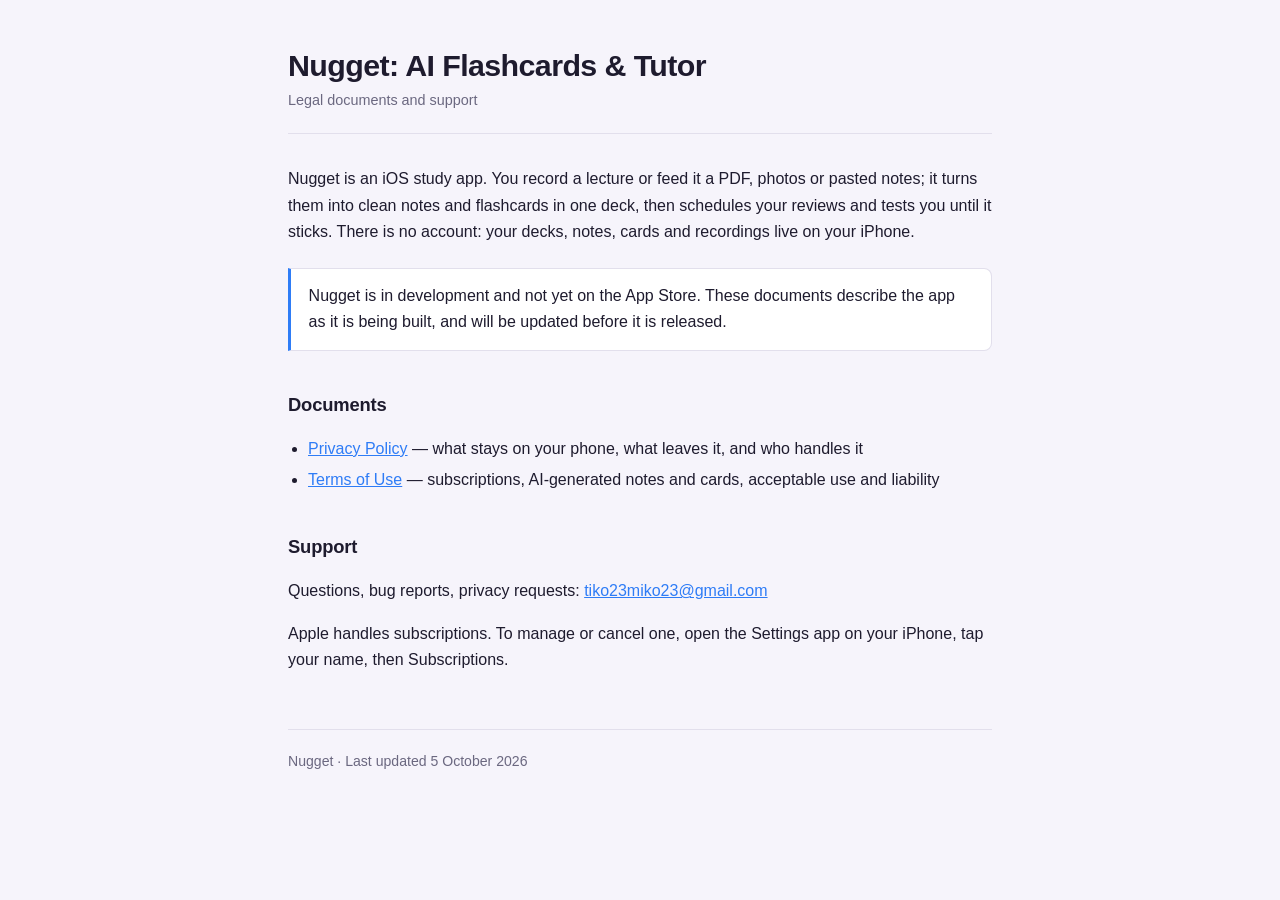
<file: index.html>
<!DOCTYPE html>
<html lang="en">
<head>
<meta charset="utf-8">
<meta name="viewport" content="width=device-width, initial-scale=1">
<title>Nugget · Legal and support</title>
<link rel="stylesheet" href="style.css">
</head>
<body>
<div class="wrap">
<header>
  <h1>Nugget: AI Flashcards &amp; Tutor</h1>
  <p class="meta">Legal documents and support</p>
</header>

<p>Nugget is an iOS study app. You record a lecture or feed it a PDF, photos or pasted notes; it turns
them into clean notes and flashcards in one deck, then schedules your reviews and tests you until it
sticks. There is no account: your decks, notes, cards and recordings live on your iPhone.</p>

<div class="note">
  <p>Nugget is in development and not yet on the App Store. These documents describe the app as it is
  being built, and will be updated before it is released.</p>
</div>

<h2>Documents</h2>
<ul>
  <li><a href="privacy.html">Privacy Policy</a> — what stays on your phone, what leaves it, and who handles it</li>
  <li><a href="terms.html">Terms of Use</a> — subscriptions, AI-generated notes and cards, acceptable use and liability</li>
</ul>

<h2>Support</h2>
<p>Questions, bug reports, privacy requests:
<a href="mailto:tiko23miko23@gmail.com">tiko23miko23@gmail.com</a></p>
<p>Apple handles subscriptions. To manage or cancel one, open the Settings app on your iPhone, tap your
name, then Subscriptions.</p>

<footer>Nugget · Last updated 5 October 2026</footer>
</div>
</body>
</html>
</file>
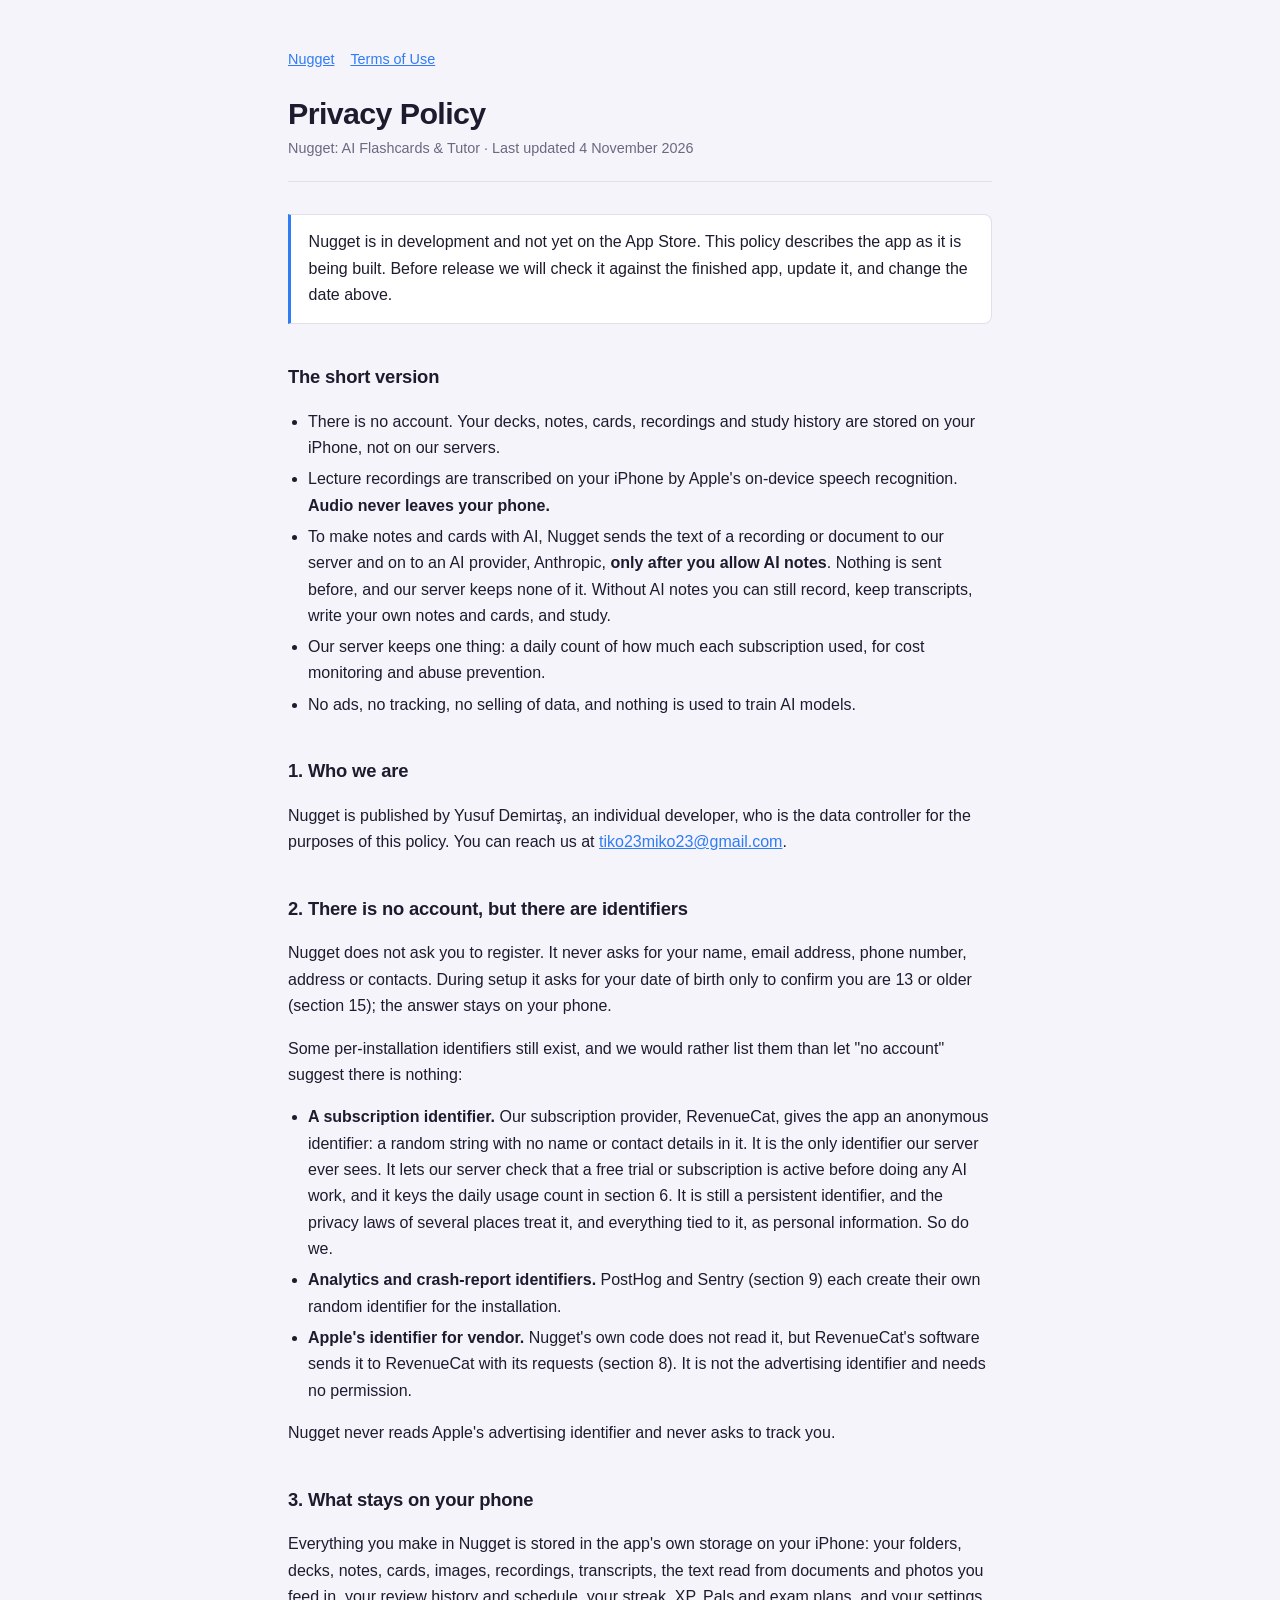
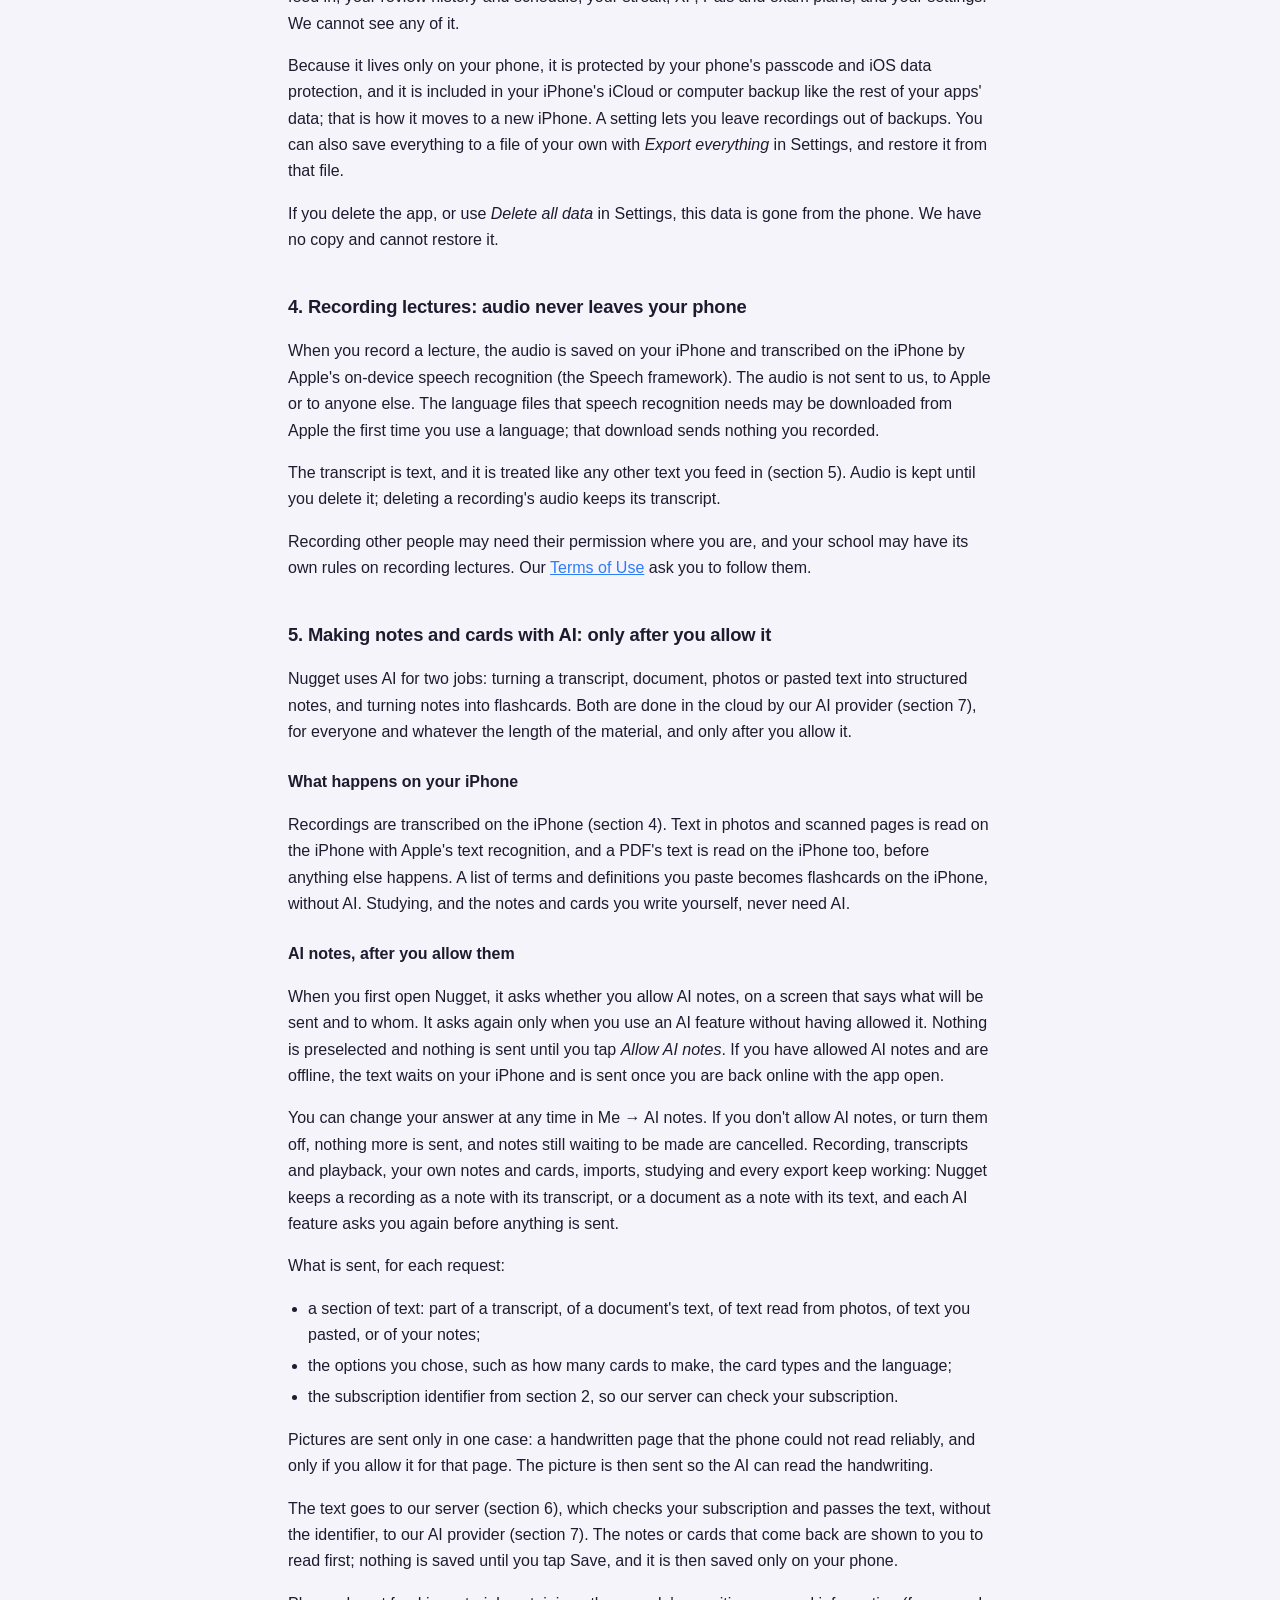
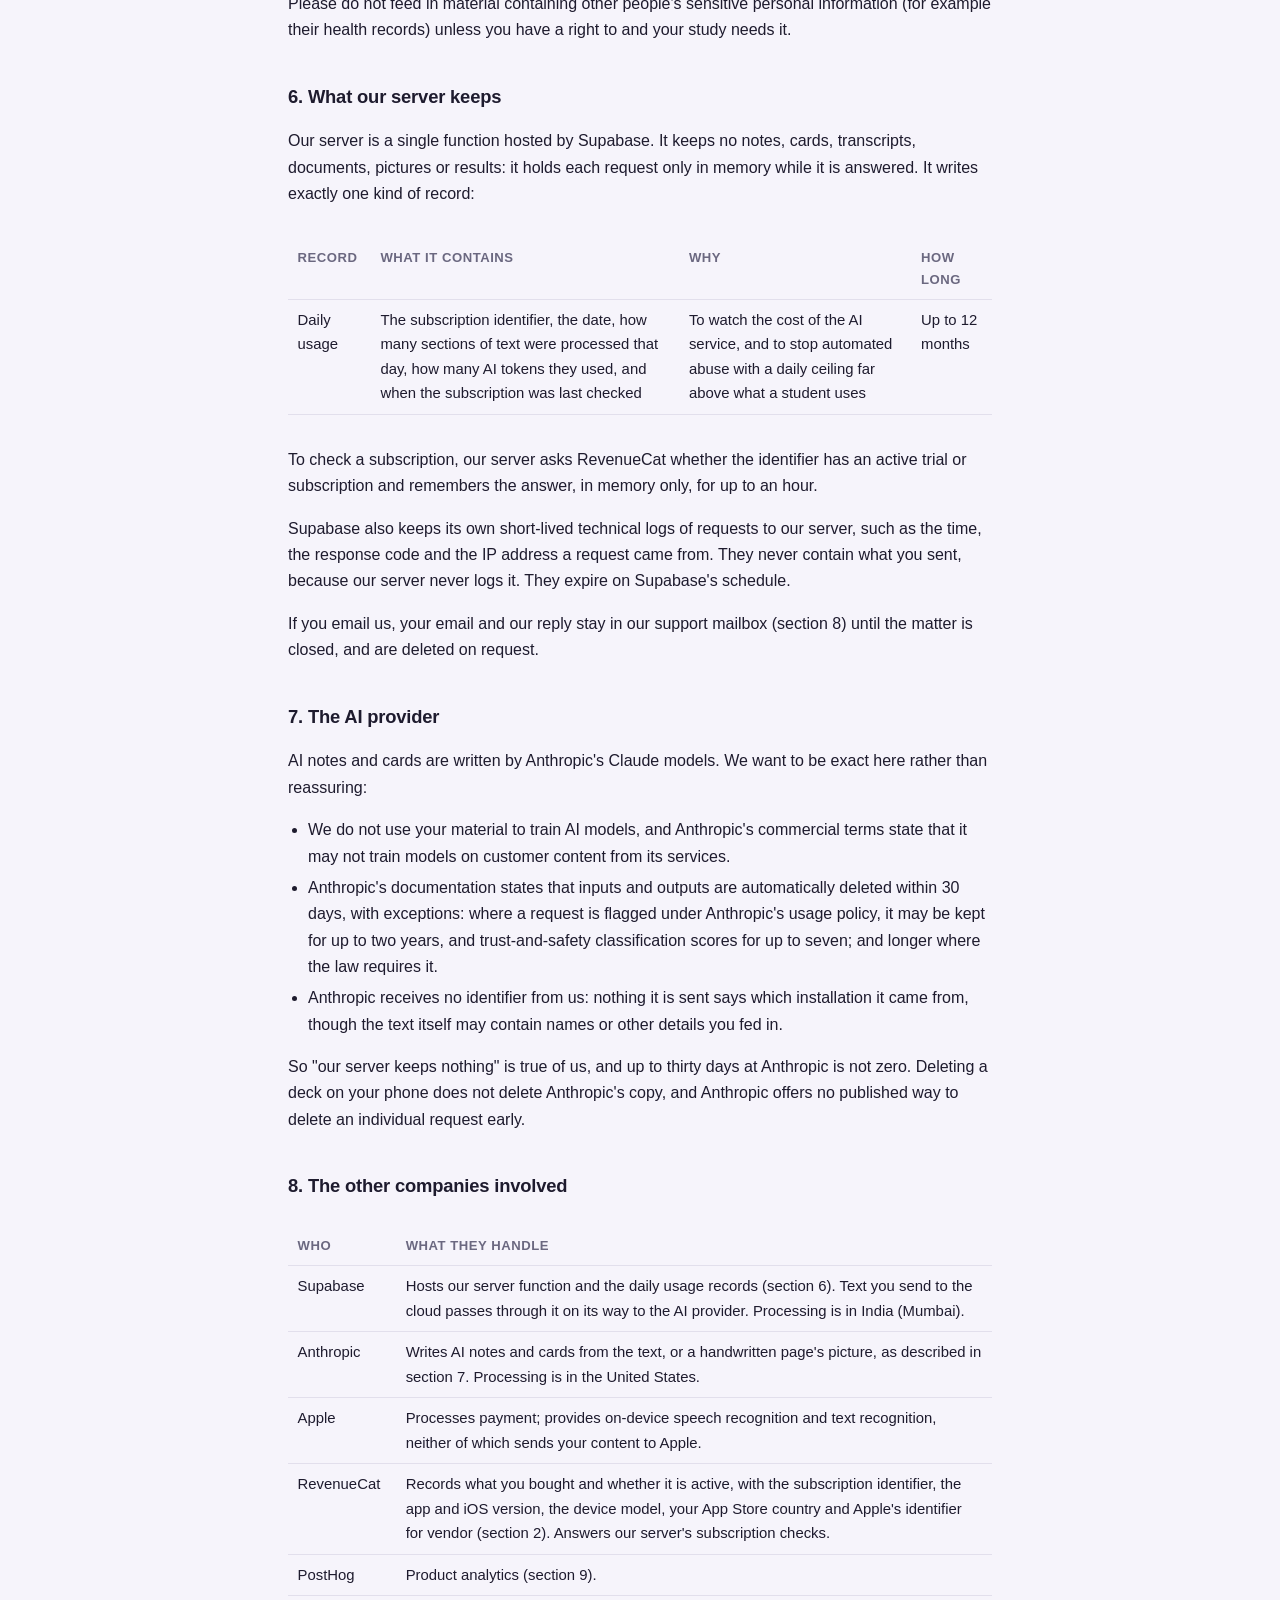
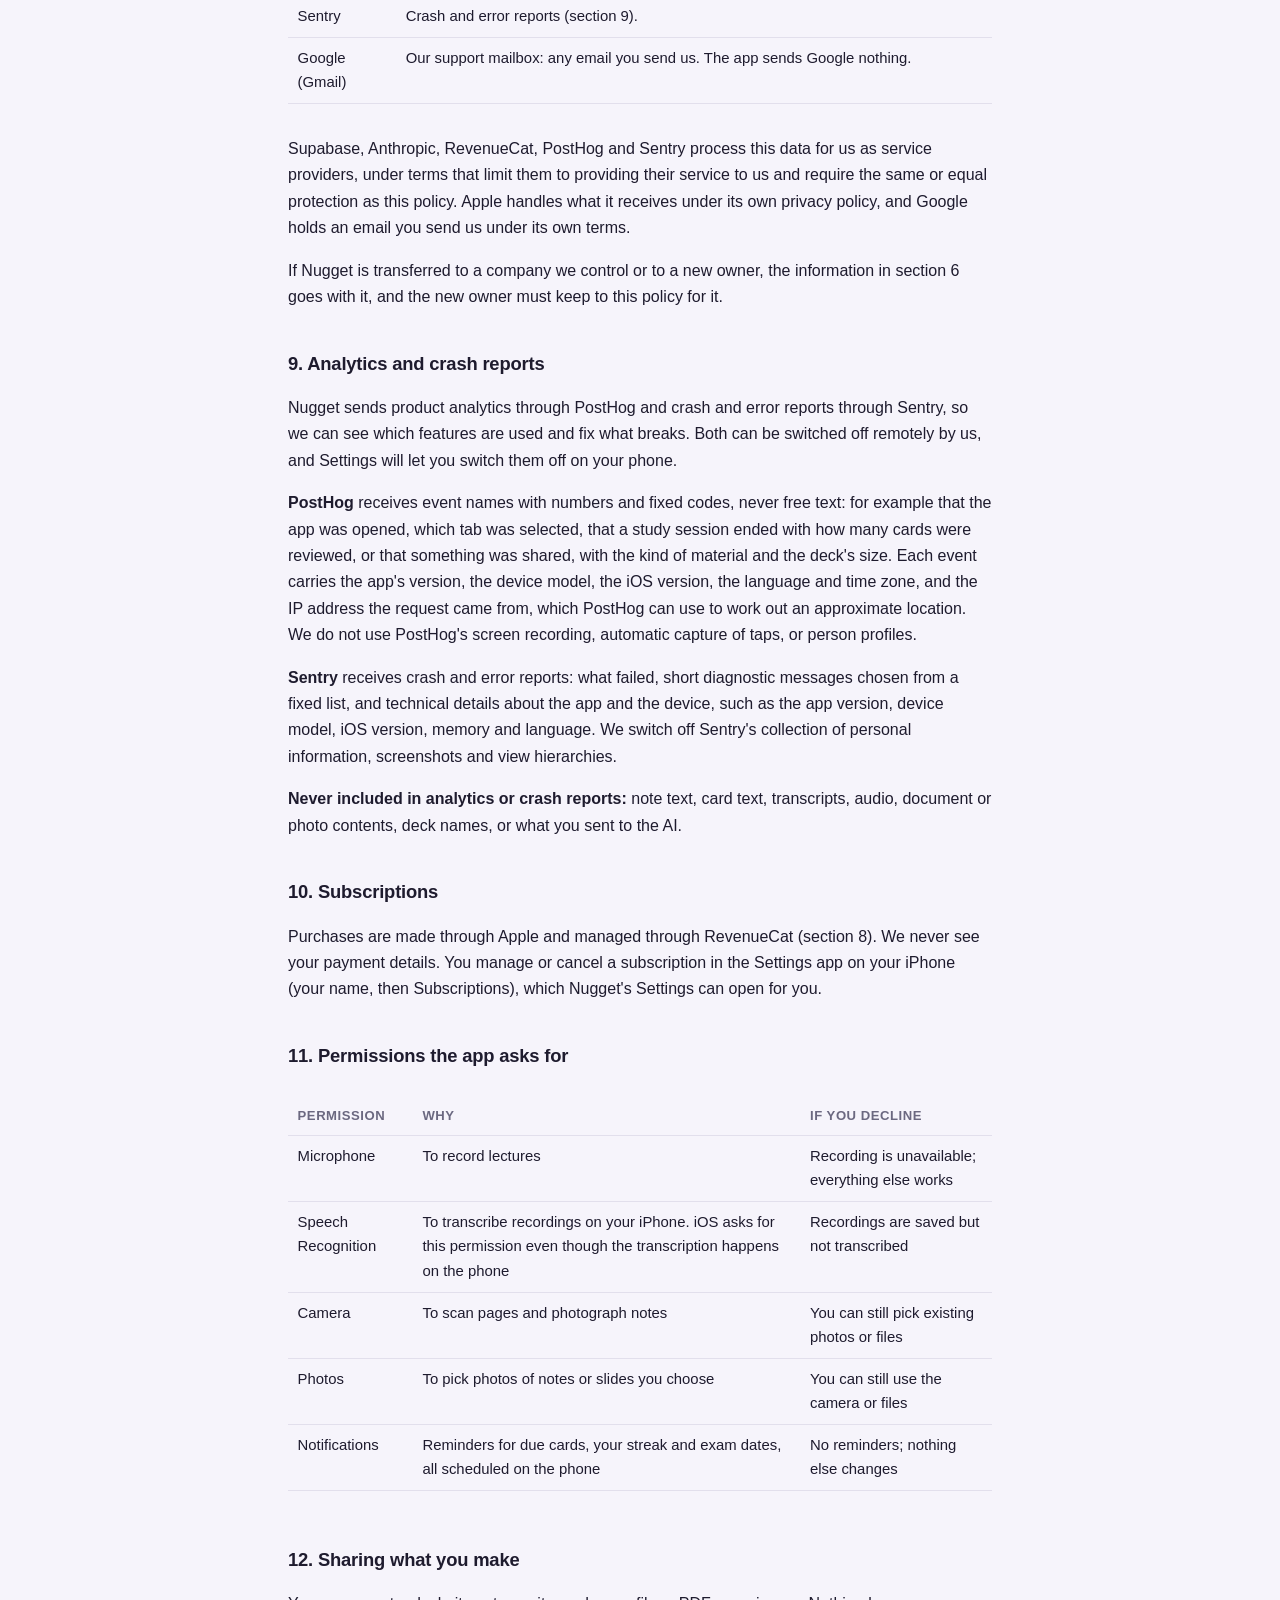
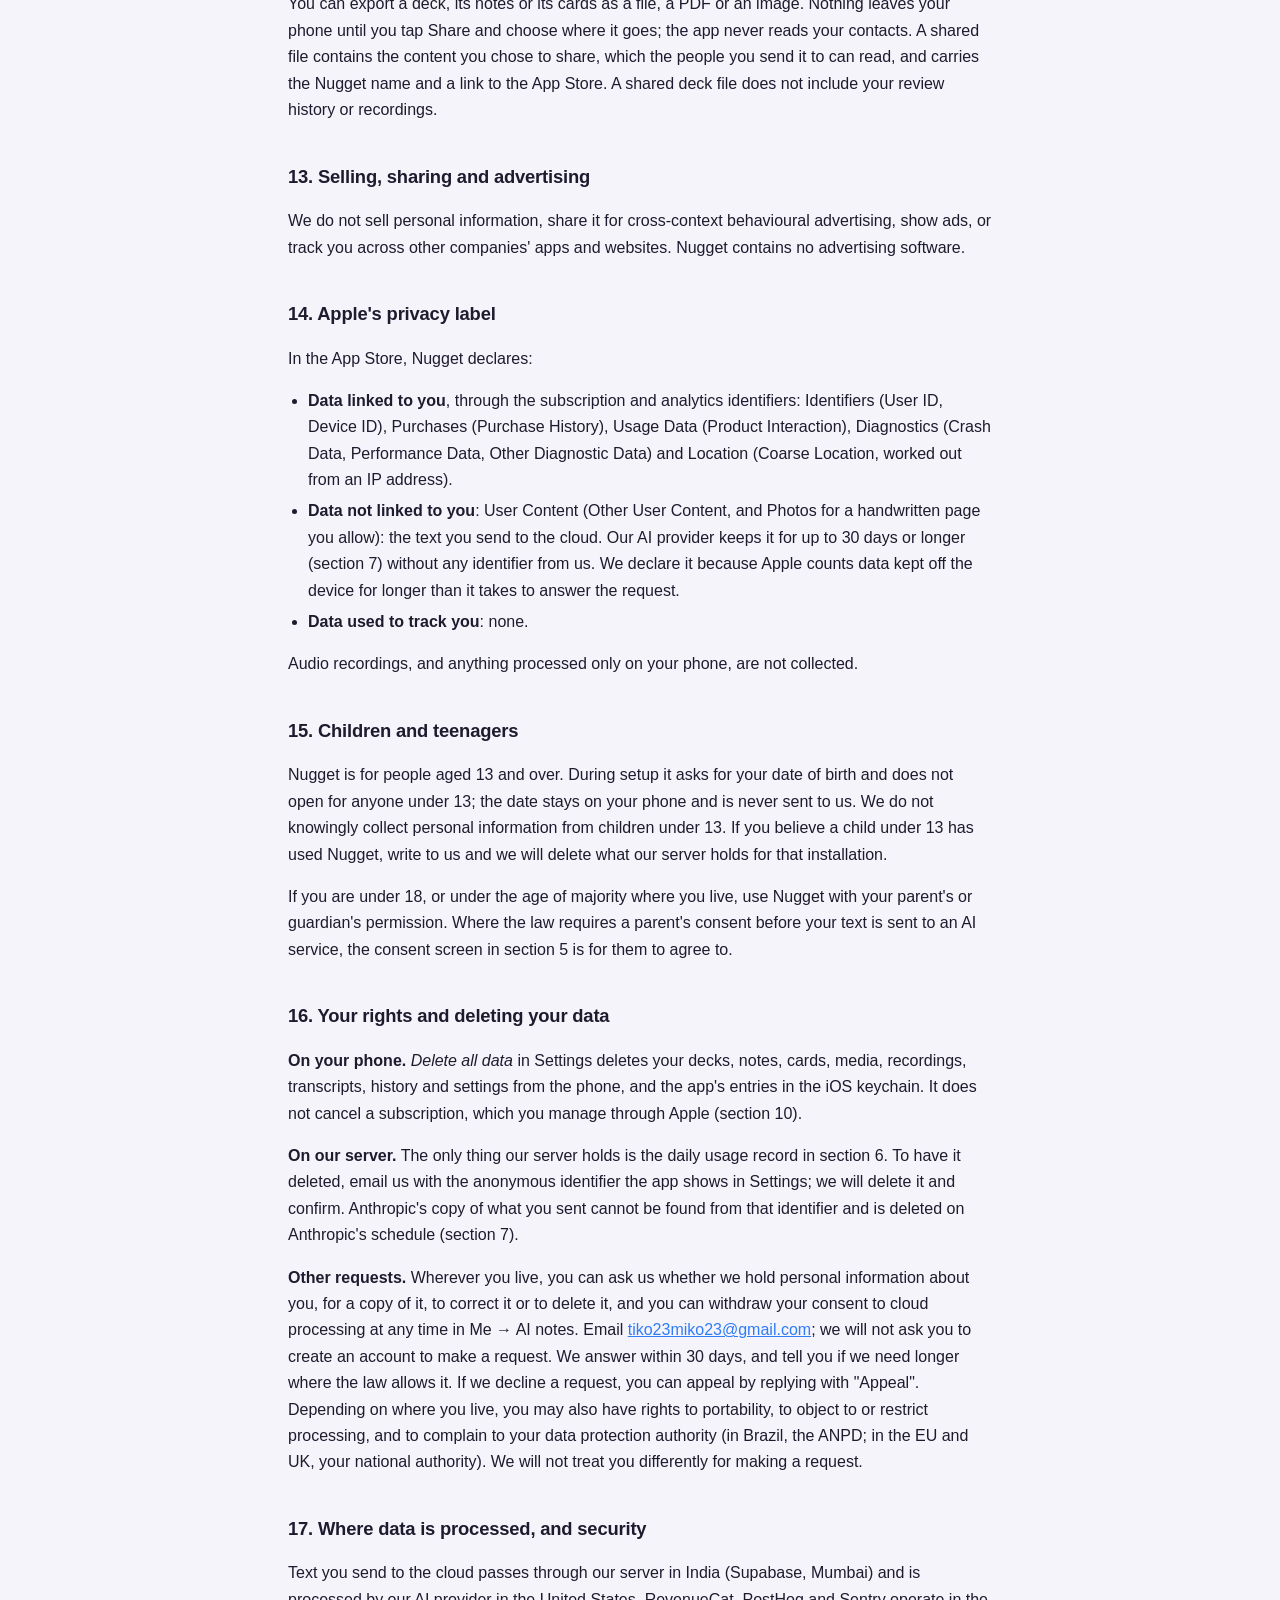
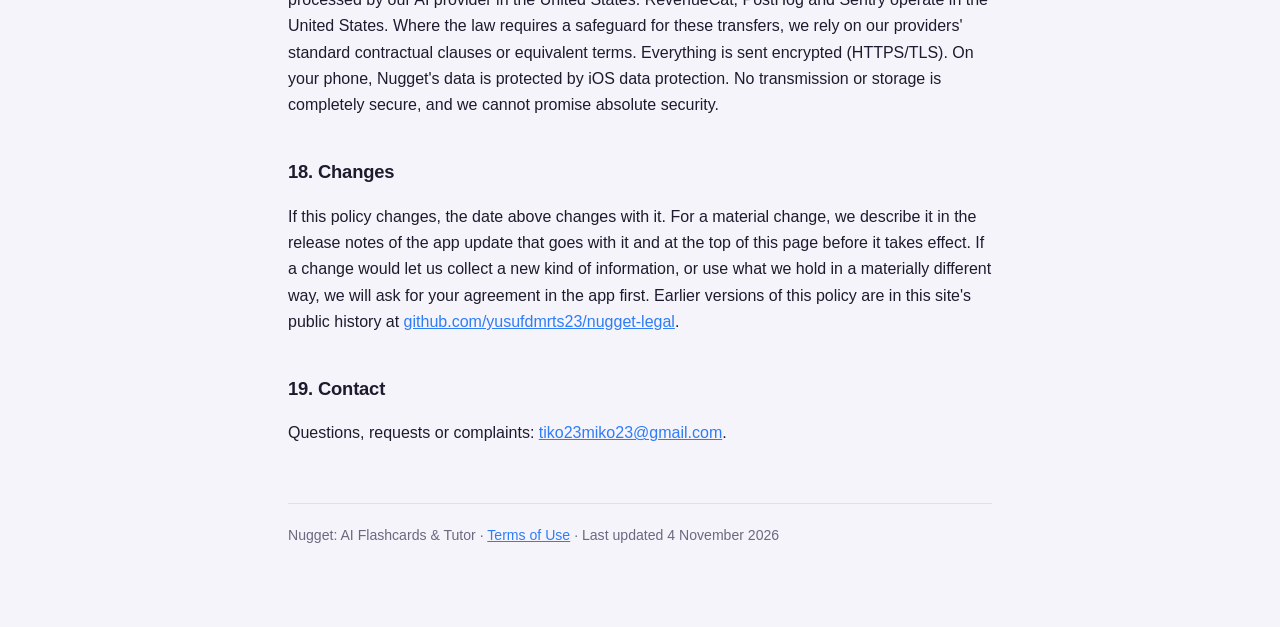
<file: privacy.html>
<!DOCTYPE html>
<html lang="en">
<head>
<meta charset="utf-8">
<meta name="viewport" content="width=device-width, initial-scale=1">
<title>Privacy Policy · Nugget</title>
<link rel="stylesheet" href="style.css">
</head>
<body>
<div class="wrap">
<nav class="top"><a href="index.html">Nugget</a><a href="terms.html">Terms of Use</a></nav>
<header>
  <h1>Privacy Policy</h1>
  <p class="meta">Nugget: AI Flashcards &amp; Tutor · Last updated 4 November 2026</p>
</header>

<div class="note">
  <p>Nugget is in development and not yet on the App Store. This policy describes the app as it is
  being built. Before release we will check it against the finished app, update it, and change the date
  above.</p>
</div>

<h2>The short version</h2>
<ul>
  <li>There is no account. Your decks, notes, cards, recordings and study history are stored on your
      iPhone, not on our servers.</li>
  <li>Lecture recordings are transcribed on your iPhone by Apple's on-device speech recognition.
      <strong>Audio never leaves your phone.</strong></li>
  <li>To make notes and cards with AI, Nugget sends the text of a recording or document to our server and
      on to an AI provider, Anthropic, <strong>only after you allow AI notes</strong>. Nothing is sent
      before, and our server keeps none of it. Without AI notes you can still record, keep transcripts,
      write your own notes and cards, and study.</li>
  <li>Our server keeps one thing: a daily count of how much each subscription used, for cost monitoring
      and abuse prevention.</li>
  <li>No ads, no tracking, no selling of data, and nothing is used to train AI models.</li>
</ul>

<h2 id="who">1. Who we are</h2>
<p>Nugget is published by Yusuf Demirtaş, an individual developer, who is the data controller for the
purposes of this policy. You can reach us at
<a href="mailto:tiko23miko23@gmail.com">tiko23miko23@gmail.com</a>.</p>

<h2 id="identifiers">2. There is no account, but there are identifiers</h2>
<p>Nugget does not ask you to register. It never asks for your name, email address, phone number,
address or contacts. During setup it asks for your date of birth only to confirm you are 13 or older
(section 15); the answer stays on your phone.</p>
<p>Some per-installation identifiers still exist, and we would rather list them than let "no account"
suggest there is nothing:</p>
<ul>
  <li><strong>A subscription identifier.</strong> Our subscription provider, RevenueCat, gives the app an
      anonymous identifier: a random string with no name or contact details in it. It is the only
      identifier our server ever sees. It lets our server check that a free trial or subscription is
      active before doing any AI work, and it keys the daily usage count in section 6. It is still a
      persistent identifier, and the privacy laws of several places treat it, and everything tied to it,
      as personal information. So do we.</li>
  <li><strong>Analytics and crash-report identifiers.</strong> PostHog and Sentry (section 9) each create
      their own random identifier for the installation.</li>
  <li><strong>Apple's identifier for vendor.</strong> Nugget's own code does not read it, but RevenueCat's
      software sends it to RevenueCat with its requests (section 8). It is not the advertising
      identifier and needs no permission.</li>
</ul>
<p>Nugget never reads Apple's advertising identifier and never asks to track you.</p>

<h2 id="on-device">3. What stays on your phone</h2>
<p>Everything you make in Nugget is stored in the app's own storage on your iPhone: your folders,
decks, notes, cards, images, recordings, transcripts, the text read from documents and photos you feed
in, your review history and schedule, your streak, XP, Pals and exam plans, and your settings. We cannot
see any of it.</p>
<p>Because it lives only on your phone, it is protected by your phone's passcode and iOS data
protection, and it is included in your iPhone's iCloud or computer backup like the rest of your apps'
data; that is how it moves to a new iPhone. A setting lets you leave recordings out of backups. You can
also save everything to a file of your own with <em>Export everything</em> in Settings, and restore it
from that file.</p>
<p>If you delete the app, or use <em>Delete all data</em> in Settings, this data is gone from the phone.
We have no copy and cannot restore it.</p>

<h2 id="recordings">4. Recording lectures: audio never leaves your phone</h2>
<p>When you record a lecture, the audio is saved on your iPhone and transcribed on the iPhone by Apple's
on-device speech recognition (the Speech framework). The audio is not sent to us, to Apple or to anyone
else. The language files that speech recognition needs may be downloaded from Apple the first time you
use a language; that download sends nothing you recorded.</p>
<p>The transcript is text, and it is treated like any other text you feed in (section 5). Audio is kept
until you delete it; deleting a recording's audio keeps its transcript.</p>
<p>Recording other people may need their permission where you are, and your school may have its own
rules on recording lectures. Our <a href="terms.html#acceptable-use">Terms of Use</a> ask you to follow
them.</p>

<h2 id="ai">5. Making notes and cards with AI: only after you allow it</h2>
<p>Nugget uses AI for two jobs: turning a transcript, document, photos or pasted text into structured
notes, and turning notes into flashcards. Both are done in the cloud by our AI provider (section 7), for
everyone and whatever the length of the material, and only after you allow it.</p>
<h3>What happens on your iPhone</h3>
<p>Recordings are transcribed on the iPhone (section 4). Text in photos and scanned pages is read on the
iPhone with Apple's text recognition, and a PDF's text is read on the iPhone too, before anything else
happens. A list of terms and definitions you paste becomes flashcards on the iPhone, without AI. Studying,
and the notes and cards you write yourself, never need AI.</p>
<h3>AI notes, after you allow them</h3>
<p>When you first open Nugget, it asks whether you allow AI notes, on a screen that says what will be
sent and to whom. It asks again only when you use an AI feature without having allowed it. Nothing is
preselected and nothing is sent until you tap <em>Allow AI notes</em>. If you have allowed AI notes and are
offline, the text waits on your iPhone and is sent once you are back online with the app open.</p>
<p>You can change your answer at any time in Me → AI notes. If you don't allow AI notes, or turn them off,
nothing more is sent, and notes still waiting to be made are cancelled. Recording, transcripts and
playback, your own notes and cards, imports, studying and every export keep working: Nugget keeps a
recording as a note with its transcript, or a document as a note with its text, and each AI feature asks
you again before anything is sent.</p>
<p>What is sent, for each request:</p>
<ul>
  <li>a section of text: part of a transcript, of a document's text, of text read from photos, of text
      you pasted, or of your notes;</li>
  <li>the options you chose, such as how many cards to make, the card types and the language;</li>
  <li>the subscription identifier from section 2, so our server can check your subscription.</li>
</ul>
<p>Pictures are sent only in one case: a handwritten page that the phone could not read reliably,
and only if you allow it for that page. The picture is then sent so the AI can read the handwriting.</p>
<p>The text goes to our server (section 6), which checks your subscription and passes the text,
without the identifier, to our AI provider (section 7). The notes or cards that come back are shown to you
to read first; nothing is saved until you tap Save, and it is then saved only on your phone.</p>
<p>Please do not feed in material containing other people's sensitive personal information (for
example their health records) unless you have a right to and your study needs it.</p>

<h2 id="server">6. What our server keeps</h2>
<p>Our server is a single function hosted by Supabase. It keeps no notes, cards, transcripts, documents,
pictures or results: it holds each request only in memory while it is answered. It writes exactly one
kind of record:</p>
<div class="scroll"><table>
  <tr><th>Record</th><th>What it contains</th><th>Why</th><th>How long</th></tr>
  <tr><td>Daily usage</td>
      <td>The subscription identifier, the date, how many sections of text were processed that day, how
      many AI tokens they used, and when the subscription was last checked</td>
      <td>To watch the cost of the AI service, and to stop automated abuse with a daily ceiling far above
      what a student uses</td>
      <td>Up to 12 months</td></tr>
</table></div>
<p>To check a subscription, our server asks RevenueCat whether the identifier has an active trial or
subscription and remembers the answer, in memory only, for up to an hour.</p>
<p>Supabase also keeps its own short-lived technical logs of requests to our server, such as the time,
the response code and the IP address a request came from. They never contain what you sent, because our
server never logs it. They expire on Supabase's schedule.</p>
<p>If you email us, your email and our reply stay in our support mailbox (section 8) until the matter
is closed, and are deleted on request.</p>

<h2 id="anthropic">7. The AI provider</h2>
<p>AI notes and cards are written by Anthropic's Claude models. We want to be exact here rather
than reassuring:</p>
<ul>
  <li>We do not use your material to train AI models, and Anthropic's commercial terms state that it may
      not train models on customer content from its services.</li>
  <li>Anthropic's documentation states that inputs and outputs are automatically deleted within 30 days,
      with exceptions: where a request is flagged under Anthropic's usage policy, it may be kept for up to
      two years, and trust-and-safety classification scores for up to seven; and longer where the law
      requires it.</li>
  <li>Anthropic receives no identifier from us: nothing it is sent says which installation it came
      from, though the text itself may contain names or other details you fed in.</li>
</ul>
<p>So "our server keeps nothing" is true of us, and up to thirty days at Anthropic is not zero. Deleting
a deck on your phone does not delete Anthropic's copy, and Anthropic offers no published way to delete
an individual request early.</p>

<h2 id="companies">8. The other companies involved</h2>
<div class="scroll"><table>
  <tr><th>Who</th><th>What they handle</th></tr>
  <tr><td>Supabase</td><td>Hosts our server function and the daily usage records (section 6). Text you send to
      the cloud passes through it on its way to the AI provider. Processing is in India (Mumbai).</td></tr>
  <tr><td>Anthropic</td><td>Writes AI notes and cards from the text, or a handwritten page's picture, as
      described in section 7. Processing is in the United States.</td></tr>
  <tr><td>Apple</td><td>Processes payment; provides on-device speech recognition and text recognition,
      neither of which sends your content to Apple.</td></tr>
  <tr><td>RevenueCat</td><td>Records what you bought and whether it is active, with the subscription identifier,
      the app and iOS version, the device model, your App Store country and Apple's identifier for vendor
      (section 2). Answers our server's subscription checks.</td></tr>
  <tr><td>PostHog</td><td>Product analytics (section 9).</td></tr>
  <tr><td>Sentry</td><td>Crash and error reports (section 9).</td></tr>
  <tr><td>Google (Gmail)</td><td>Our support mailbox: any email you send us. The app sends Google nothing.</td></tr>
</table></div>
<p>Supabase, Anthropic, RevenueCat, PostHog and Sentry process this data for us as service providers,
under terms that limit them to providing their service to us and require the same or equal protection
as this policy. Apple handles what it receives under its own privacy policy, and Google holds an email you
send us under its own terms.</p>
<p>If Nugget is transferred to a company we control or to a new owner, the information in section 6
goes with it, and the new owner must keep to this policy for it.</p>

<h2 id="analytics">9. Analytics and crash reports</h2>
<p>Nugget sends product analytics through PostHog and crash and error reports through Sentry, so we can
see which features are used and fix what breaks. Both can be switched off remotely by us, and Settings
will let you switch them off on your phone.</p>
<p><strong>PostHog</strong> receives event names with numbers and fixed codes, never free text: for
example that the app was opened, which tab was selected, that a study session ended with how many cards
were reviewed, or that something was shared, with the kind of material and the deck's size. Each event
carries the app's version, the device model, the iOS version, the language and time zone, and the IP
address the request came from, which PostHog can use to work out an approximate location. We do not use
PostHog's screen recording, automatic capture of taps, or person profiles.</p>
<p><strong>Sentry</strong> receives crash and error reports: what failed, short diagnostic messages
chosen from a fixed list, and technical details about the app and the device, such as the app version,
device model, iOS version, memory and language. We switch off Sentry's collection of personal
information, screenshots and view hierarchies.</p>
<p><strong>Never included in analytics or crash reports:</strong> note text, card text, transcripts,
audio, document or photo contents, deck names, or what you sent to the AI.</p>

<h2 id="subscriptions">10. Subscriptions</h2>
<p>Purchases are made through Apple and managed through RevenueCat (section 8). We never see your
payment details. You manage or cancel a subscription in the Settings app on your iPhone (your name, then
Subscriptions), which Nugget's Settings can open for you.</p>

<h2 id="permissions">11. Permissions the app asks for</h2>
<div class="scroll"><table>
  <tr><th>Permission</th><th>Why</th><th>If you decline</th></tr>
  <tr><td>Microphone</td><td>To record lectures</td><td>Recording is unavailable; everything else works</td></tr>
  <tr><td>Speech Recognition</td><td>To transcribe recordings on your iPhone. iOS asks for this permission even
      though the transcription happens on the phone</td><td>Recordings are saved but not transcribed</td></tr>
  <tr><td>Camera</td><td>To scan pages and photograph notes</td><td>You can still pick existing photos or files</td></tr>
  <tr><td>Photos</td><td>To pick photos of notes or slides you choose</td><td>You can still use the camera or files</td></tr>
  <tr><td>Notifications</td><td>Reminders for due cards, your streak and exam dates, all scheduled on the phone</td>
      <td>No reminders; nothing else changes</td></tr>
</table></div>

<h2 id="sharing">12. Sharing what you make</h2>
<p>You can export a deck, its notes or its cards as a file, a PDF or an image. Nothing leaves your phone
until you tap Share and choose where it goes; the app never reads your contacts. A shared file contains
the content you chose to share, which the people you send it to can read, and carries the Nugget name
and a link to the App Store. A shared deck file does not include your review history or recordings.</p>

<h2 id="no-selling">13. Selling, sharing and advertising</h2>
<p>We do not sell personal information, share it for cross-context behavioural advertising, show ads,
or track you across other companies' apps and websites. Nugget contains no advertising software.</p>

<h2 id="label">14. Apple's privacy label</h2>
<p>In the App Store, Nugget declares:</p>
<ul>
  <li><strong>Data linked to you</strong>, through the subscription and analytics identifiers:
      Identifiers (User ID, Device ID), Purchases (Purchase History), Usage Data (Product Interaction),
      Diagnostics (Crash Data, Performance Data, Other Diagnostic Data) and Location (Coarse Location,
      worked out from an IP address).</li>
  <li><strong>Data not linked to you</strong>: User Content (Other User Content, and Photos for a
      handwritten page you allow): the text you send to the cloud. Our AI provider keeps it for up to 30
      days or longer (section 7) without any identifier from us. We declare it because Apple counts data
      kept off the device for longer than it takes to answer the request.</li>
  <li><strong>Data used to track you</strong>: none.</li>
</ul>
<p>Audio recordings, and anything processed only on your phone, are not collected.</p>

<h2 id="children">15. Children and teenagers</h2>
<p>Nugget is for people aged 13 and over. During setup it asks for your date of birth and does not open
for anyone under 13; the date stays on your phone and is never sent to us. We do not knowingly collect
personal information from children under 13. If you believe a child under 13 has used Nugget, write to
us and we will delete what our server holds for that installation.</p>
<p>If you are under 18, or under the age of majority where you live, use Nugget with your parent's or
guardian's permission. Where the law requires a parent's consent before your text is sent to an AI
service, the consent screen in section 5 is for them to agree to.</p>

<h2 id="rights">16. Your rights and deleting your data</h2>
<p><strong>On your phone.</strong> <em>Delete all data</em> in Settings deletes your decks, notes,
cards, media, recordings, transcripts, history and settings from the phone, and the app's entries in the
iOS keychain. It does not cancel a subscription, which you manage through Apple (section 10).</p>
<p><strong>On our server.</strong> The only thing our server holds is the daily usage record in section 6.
To have it deleted, email us with the anonymous identifier the app shows in Settings; we will delete it
and confirm. Anthropic's copy of what you sent cannot be found from that identifier and is deleted on
Anthropic's schedule (section 7).</p>
<p><strong>Other requests.</strong> Wherever you live, you can ask us whether we hold personal
information about you, for a copy of it, to correct it or to delete it, and you can withdraw your consent
to cloud processing at any time in Me → AI notes. Email
<a href="mailto:tiko23miko23@gmail.com">tiko23miko23@gmail.com</a>; we will not ask you to create an
account to make a request. We answer within 30 days, and tell you if we need longer where the law allows
it. If we decline a request, you can appeal by replying with "Appeal". Depending on where you live, you
may also have rights to portability, to object to or restrict processing, and to complain to your data
protection authority (in Brazil, the ANPD; in the EU and UK, your national authority). We will not treat
you differently for making a request.</p>

<h2 id="transfers">17. Where data is processed, and security</h2>
<p>Text you send to the cloud passes through our server in India (Supabase, Mumbai) and is processed by
our AI provider in the United States. RevenueCat, PostHog and Sentry operate in the United States. Where
the law requires a safeguard for these transfers, we rely on our providers' standard contractual clauses
or equivalent terms. Everything is sent encrypted (HTTPS/TLS). On your phone, Nugget's data is protected
by iOS data protection. No transmission or storage is completely secure, and we cannot promise absolute
security.</p>

<h2 id="changes">18. Changes</h2>
<p>If this policy changes, the date above changes with it. For a material change, we describe it in the
release notes of the app update that goes with it and at the top of this page before it takes effect. If a
change would let us collect a new kind of information, or use what we hold in a materially different way,
we will ask for your agreement in the app first. Earlier versions of this policy are in this site's public
history at <a href="https://github.com/yusufdmrts23/nugget-legal/commits/main/privacy.html">github.com/yusufdmrts23/nugget-legal</a>.</p>

<h2 id="contact">19. Contact</h2>
<p>Questions, requests or complaints:
<a href="mailto:tiko23miko23@gmail.com">tiko23miko23@gmail.com</a>.</p>

<footer>Nugget: AI Flashcards &amp; Tutor · <a href="terms.html">Terms of Use</a> · Last updated 4 November 2026</footer>
</div>
</body>
</html>
</file>
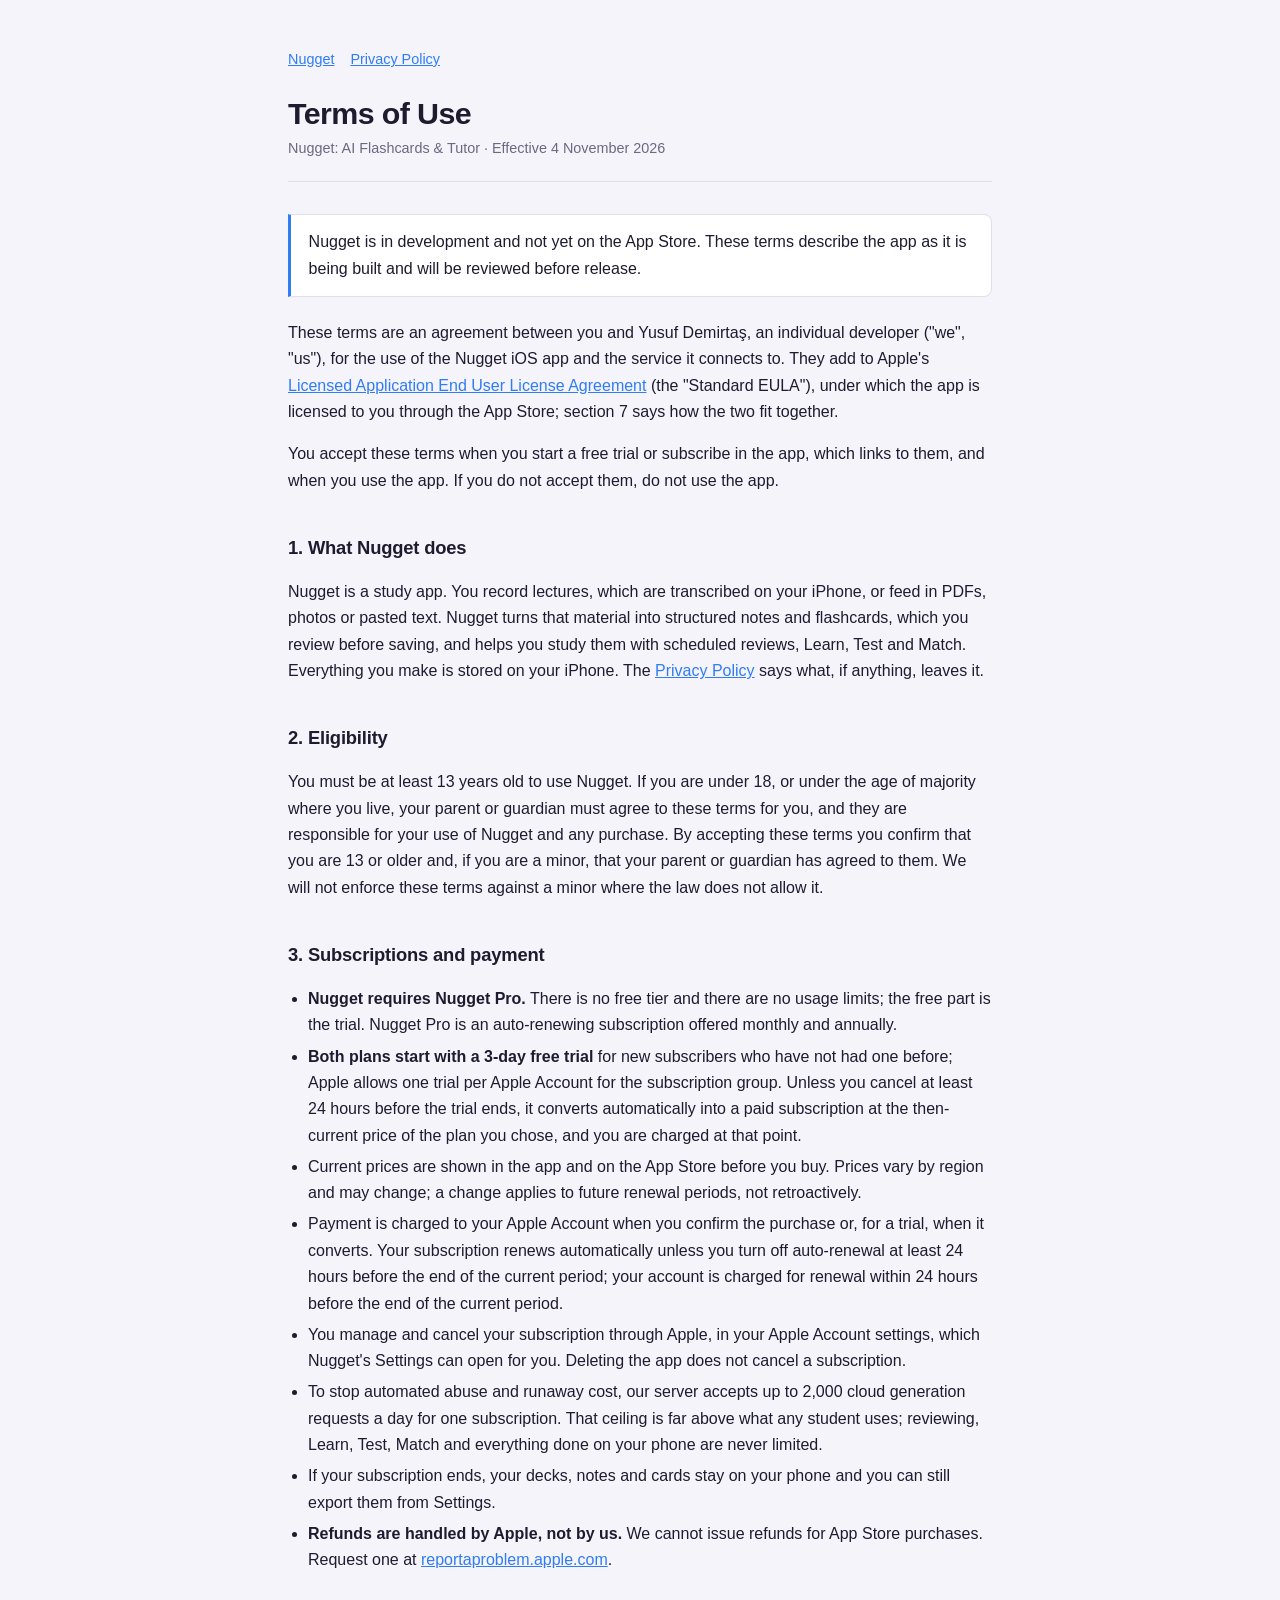
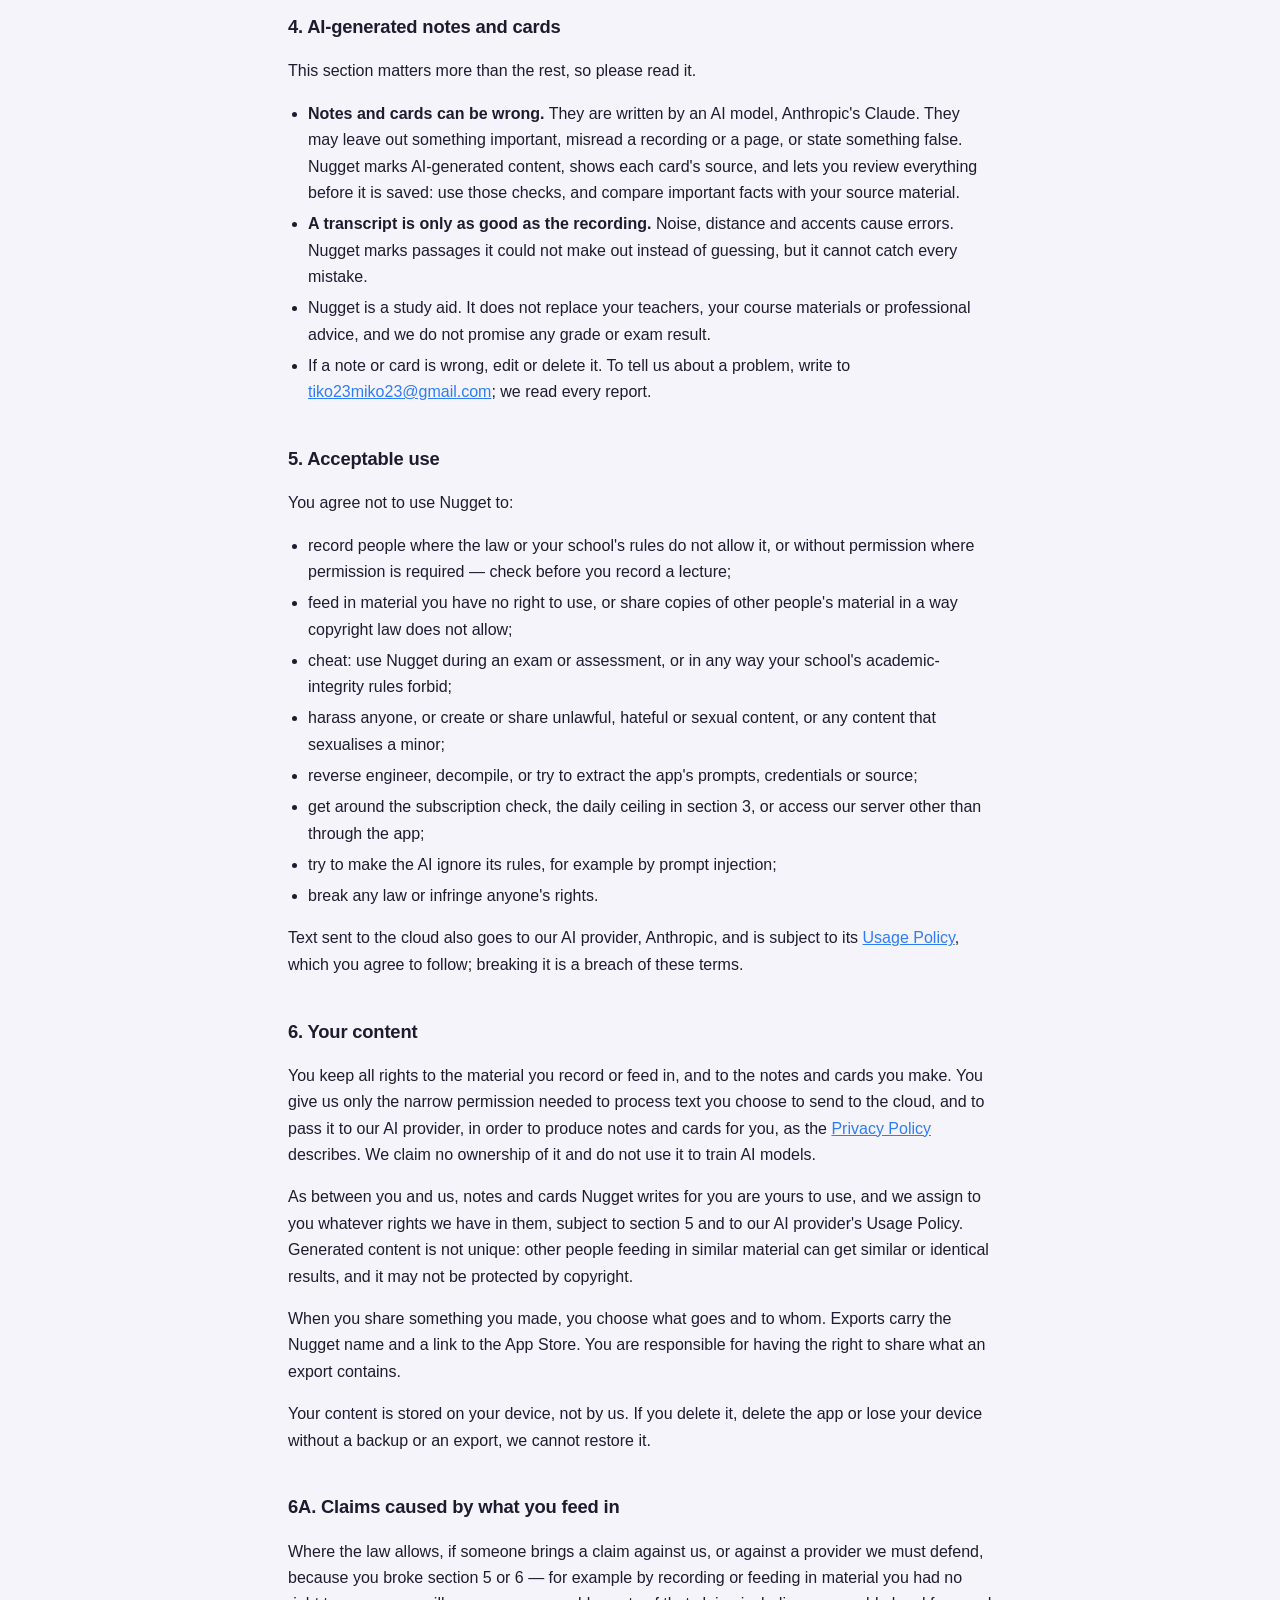
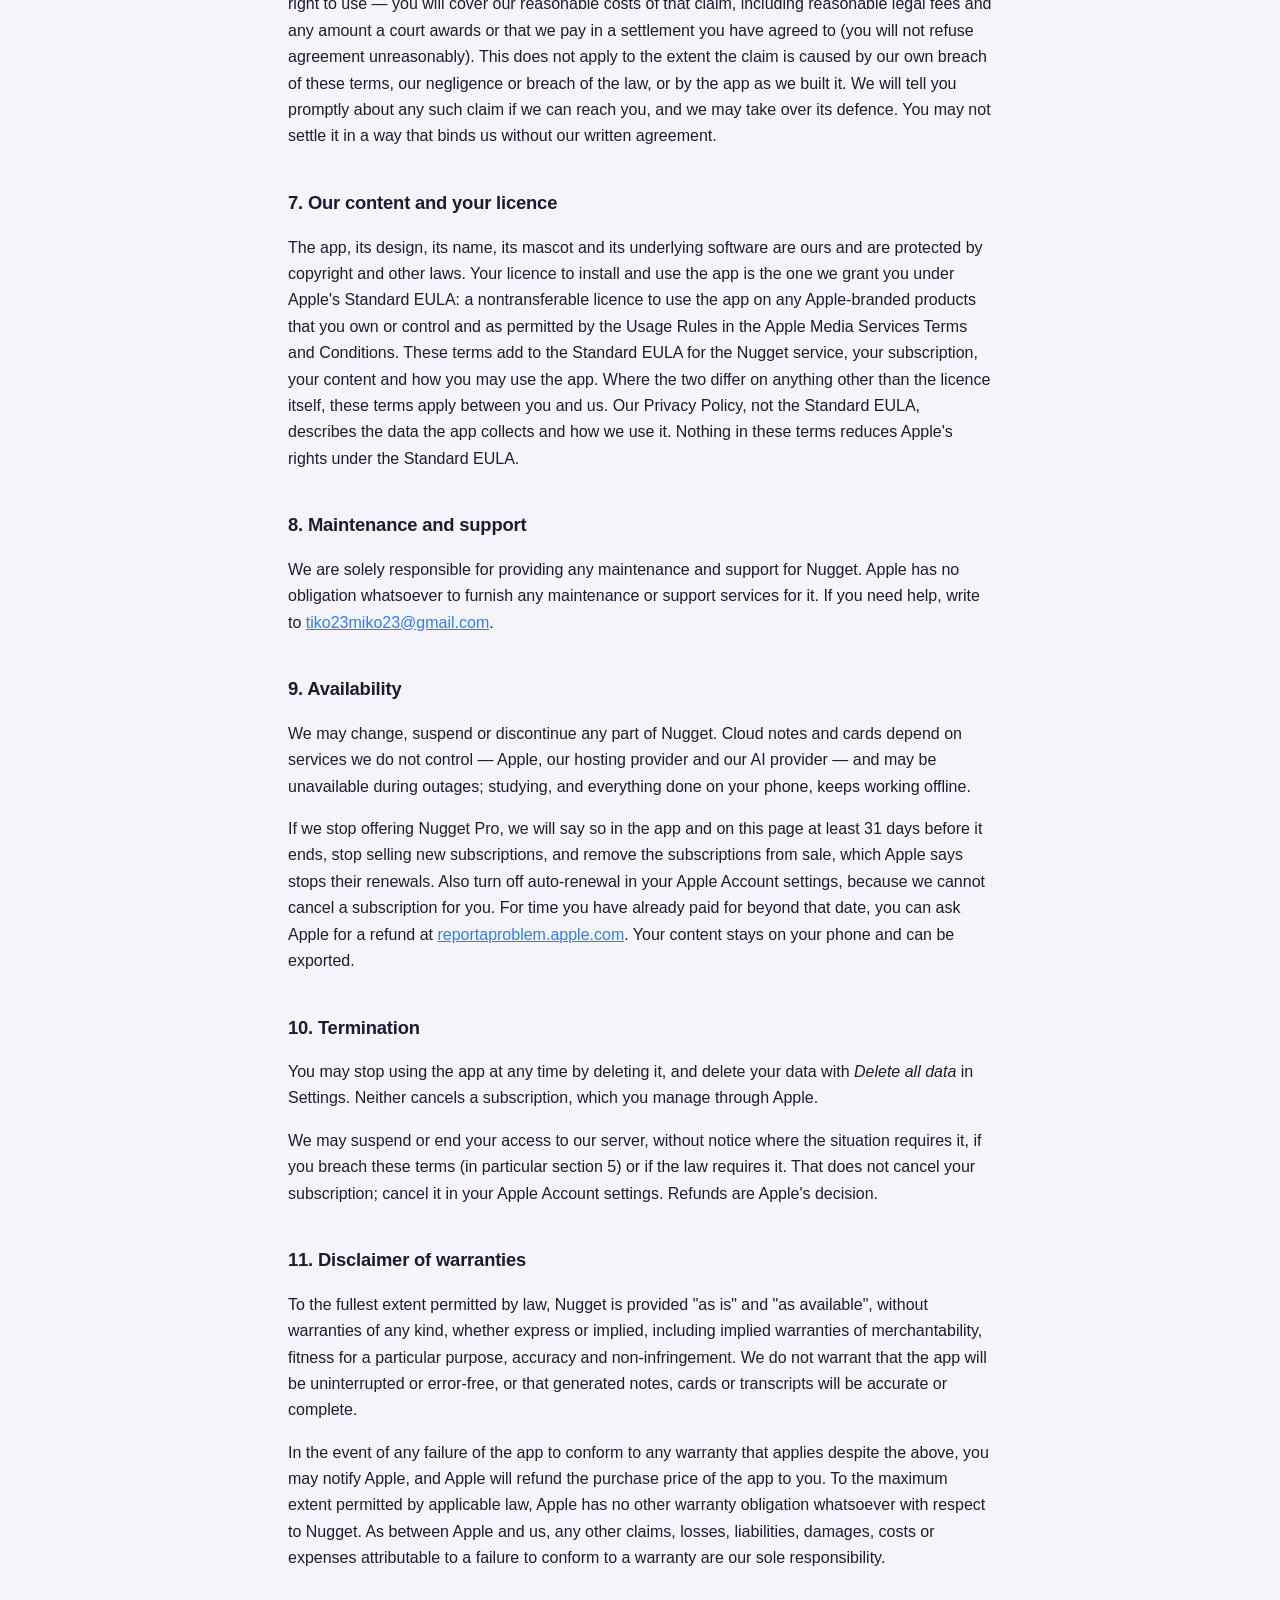
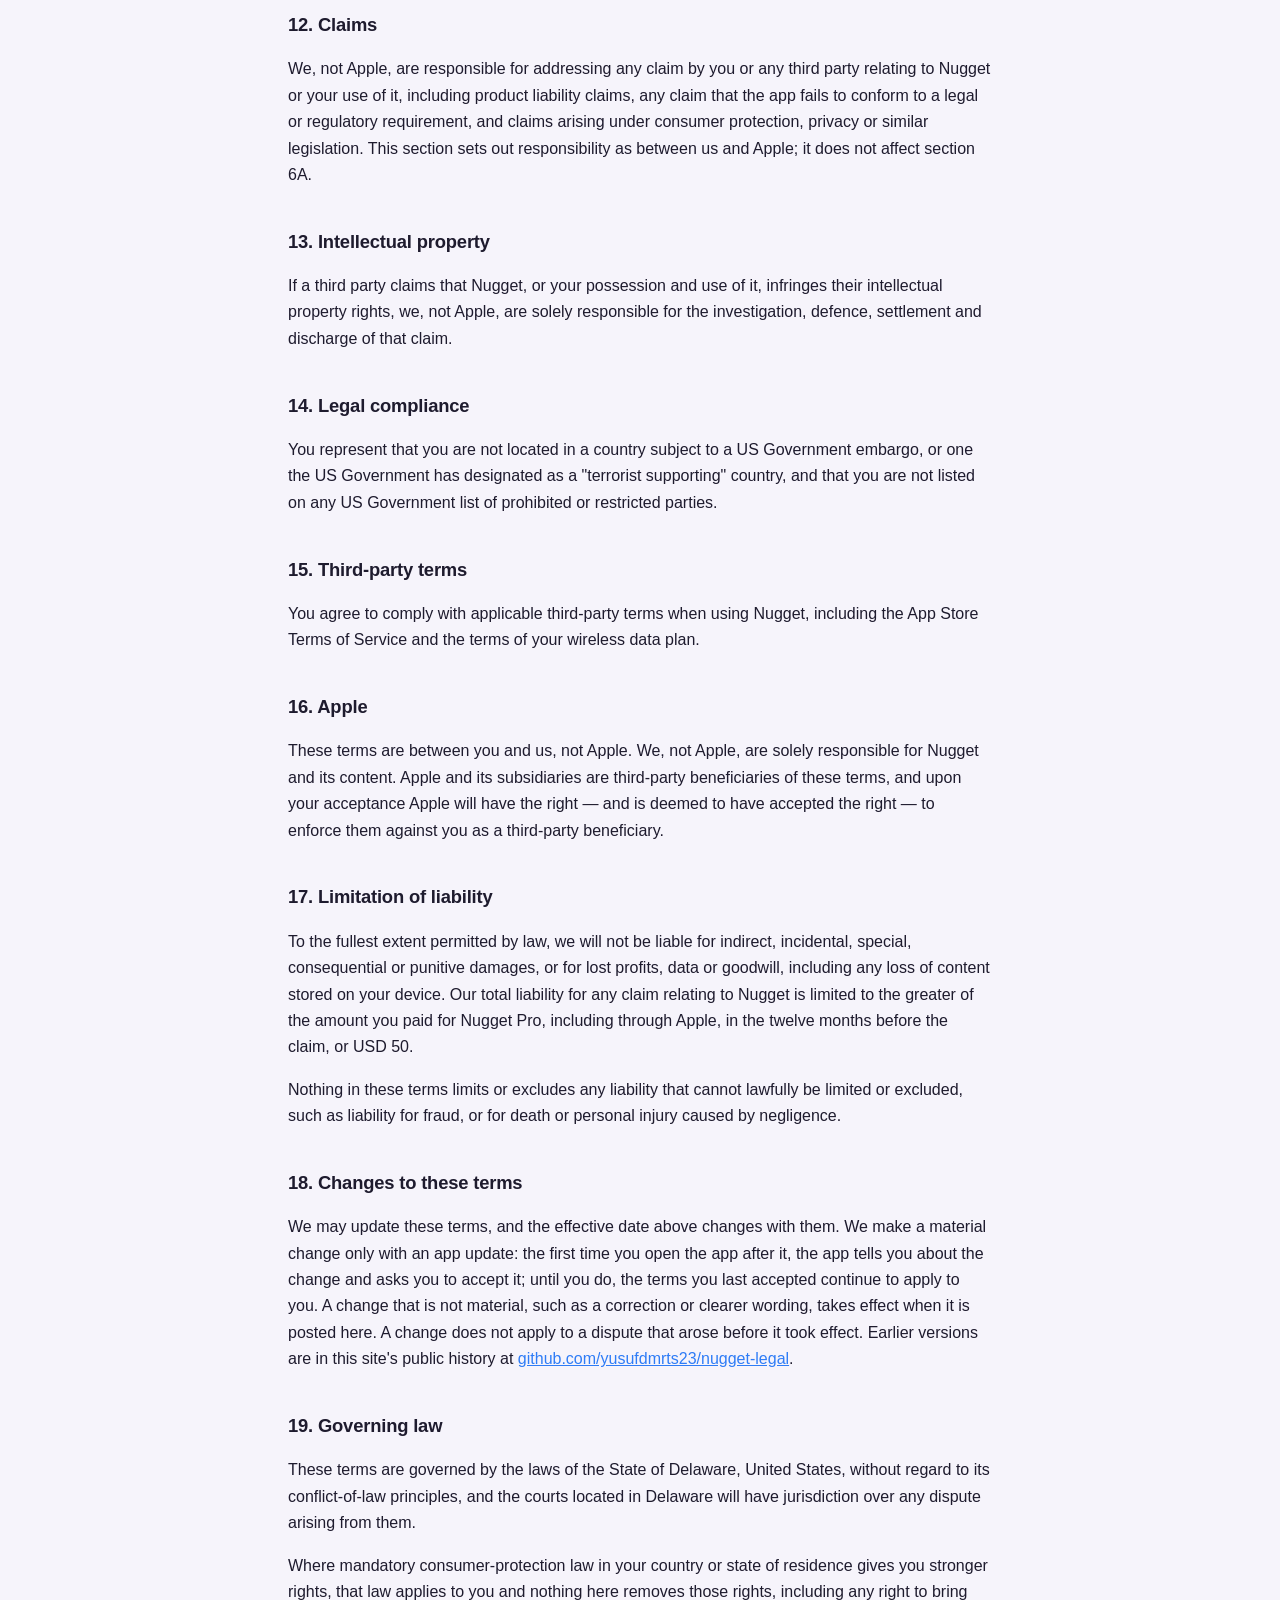
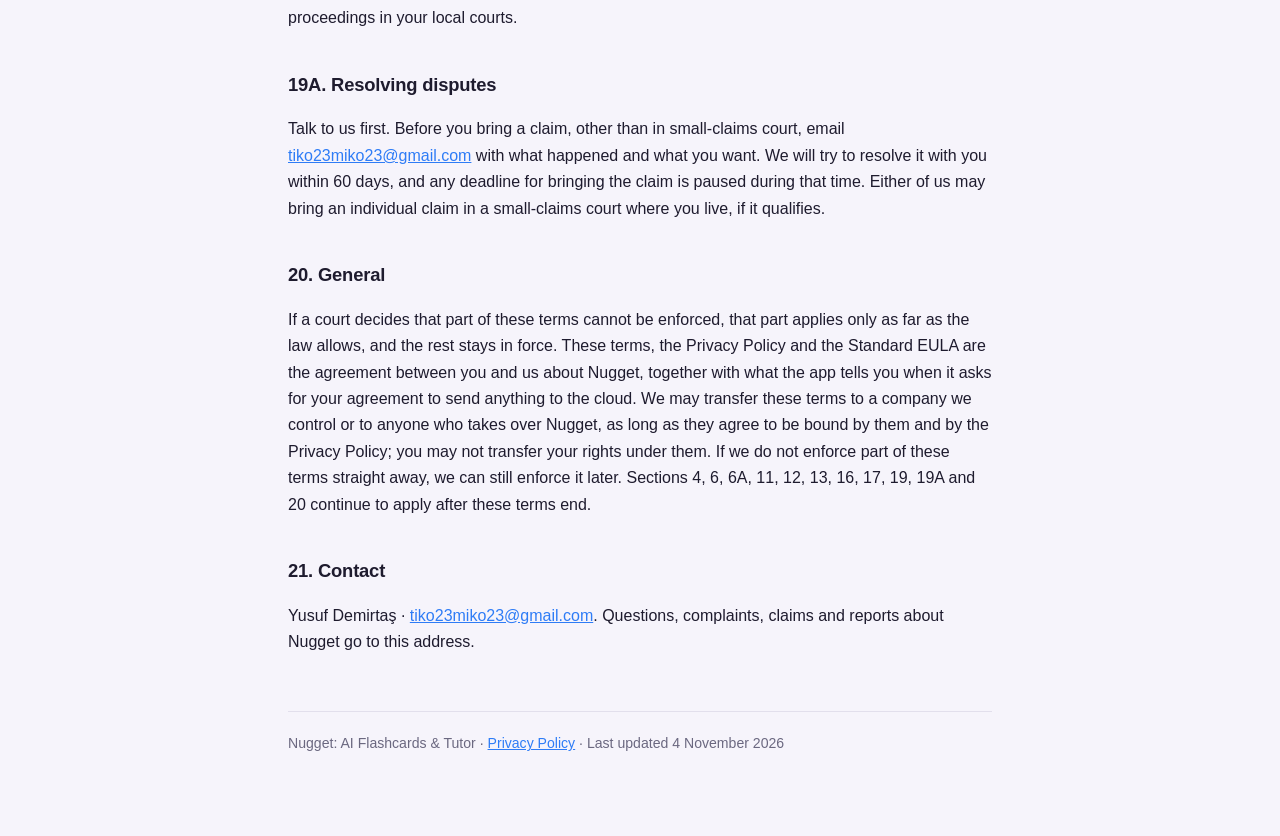
<file: terms.html>
<!DOCTYPE html>
<html lang="en">
<head>
<meta charset="utf-8">
<meta name="viewport" content="width=device-width, initial-scale=1">
<title>Terms of Use · Nugget</title>
<link rel="stylesheet" href="style.css">
</head>
<body>
<div class="wrap">
<nav class="top"><a href="index.html">Nugget</a><a href="privacy.html">Privacy Policy</a></nav>
<header>
  <h1>Terms of Use</h1>
  <p class="meta">Nugget: AI Flashcards &amp; Tutor · Effective 4 November 2026</p>
</header>

<div class="note">
  <p>Nugget is in development and not yet on the App Store. These terms describe the app as it is being
  built and will be reviewed before release.</p>
</div>

<p>These terms are an agreement between you and Yusuf Demirtaş, an individual developer ("we",
"us"), for the use of the Nugget iOS app and the service it connects to. They add to Apple's
<a href="https://www.apple.com/legal/internet-services/itunes/dev/stdeula/">Licensed Application End User
License Agreement</a> (the "Standard EULA"), under which the app is licensed to you through the App Store;
section 7 says how the two fit together.</p>
<p>You accept these terms when you start a free trial or subscribe in the app, which links to them, and
when you use the app. If you do not accept them, do not use the app.</p>

<h2 id="what">1. What Nugget does</h2>
<p>Nugget is a study app. You record lectures, which are transcribed on your iPhone, or feed in PDFs,
photos or pasted text. Nugget turns that material into structured notes and flashcards, which you review
before saving, and helps you study them with scheduled reviews, Learn, Test and Match. Everything you make
is stored on your iPhone. The <a href="privacy.html">Privacy Policy</a> says what, if anything, leaves
it.</p>

<h2 id="eligibility">2. Eligibility</h2>
<p>You must be at least 13 years old to use Nugget. If you are under 18, or under the age of majority
where you live, your parent or guardian must agree to these terms for you, and they are responsible for
your use of Nugget and any purchase. By accepting these terms you confirm that you are 13 or older and,
if you are a minor, that your parent or guardian has agreed to them. We will not enforce these terms
against a minor where the law does not allow it.</p>

<h2 id="subscriptions">3. Subscriptions and payment</h2>
<ul>
  <li><strong>Nugget requires Nugget Pro.</strong> There is no free tier and there are no usage limits;
      the free part is the trial. Nugget Pro is an auto-renewing subscription offered monthly and
      annually.</li>
  <li><strong>Both plans start with a 3-day free trial</strong> for new subscribers who have not had one
      before; Apple allows one trial per Apple Account for the subscription group. Unless you cancel at
      least 24 hours before the trial ends, it converts automatically into a paid subscription at the
      then-current price of the plan you chose, and you are charged at that point.</li>
  <li>Current prices are shown in the app and on the App Store before you buy. Prices vary by region and
      may change; a change applies to future renewal periods, not retroactively.</li>
  <li>Payment is charged to your Apple Account when you confirm the purchase or, for a trial, when it
      converts. Your subscription renews automatically unless you turn off auto-renewal at least 24 hours
      before the end of the current period; your account is charged for renewal within 24 hours before the
      end of the current period.</li>
  <li>You manage and cancel your subscription through Apple, in your Apple Account settings, which
      Nugget's Settings can open for you. Deleting the app does not cancel a subscription.</li>
  <li>To stop automated abuse and runaway cost, our server accepts up to 2,000 cloud generation requests a
      day for one subscription. That ceiling is far above what any student uses; reviewing, Learn, Test,
      Match and everything done on your phone are never limited.</li>
  <li>If your subscription ends, your decks, notes and cards stay on your phone and you can still export
      them from Settings.</li>
  <li><strong>Refunds are handled by Apple, not by us.</strong> We cannot issue refunds for App Store
      purchases. Request one at
      <a href="https://reportaproblem.apple.com">reportaproblem.apple.com</a>.</li>
</ul>

<h2 id="ai">4. AI-generated notes and cards</h2>
<p>This section matters more than the rest, so please read it.</p>
<ul>
  <li><strong>Notes and cards can be wrong.</strong> They are written by an AI model, Anthropic's
      Claude. They may leave out something important, misread a
      recording or a page, or state something false. Nugget marks AI-generated content, shows each card's
      source, and lets you review everything before it is saved: use those checks, and compare important
      facts with your source material.</li>
  <li><strong>A transcript is only as good as the recording.</strong> Noise, distance and accents cause
      errors. Nugget marks passages it could not make out instead of guessing, but it cannot catch every
      mistake.</li>
  <li>Nugget is a study aid. It does not replace your teachers, your course materials or professional
      advice, and we do not promise any grade or exam result.</li>
  <li>If a note or card is wrong, edit or delete it. To tell us about a problem, write to
      <a href="mailto:tiko23miko23@gmail.com">tiko23miko23@gmail.com</a>; we read every report.</li>
</ul>

<h2 id="acceptable-use">5. Acceptable use</h2>
<p>You agree not to use Nugget to:</p>
<ul>
  <li>record people where the law or your school's rules do not allow it, or without permission where
      permission is required — check before you record a lecture;</li>
  <li>feed in material you have no right to use, or share copies of other people's material in a way
      copyright law does not allow;</li>
  <li>cheat: use Nugget during an exam or assessment, or in any way your school's academic-integrity rules
      forbid;</li>
  <li>harass anyone, or create or share unlawful, hateful or sexual content, or any content that
      sexualises a minor;</li>
  <li>reverse engineer, decompile, or try to extract the app's prompts, credentials or source;</li>
  <li>get around the subscription check, the daily ceiling in section 3, or access our server other than
      through the app;</li>
  <li>try to make the AI ignore its rules, for example by prompt injection;</li>
  <li>break any law or infringe anyone's rights.</li>
</ul>
<p>Text sent to the cloud also goes to our AI provider, Anthropic, and is subject to its
<a href="https://www.anthropic.com/legal/aup">Usage Policy</a>, which you agree to follow; breaking it is
a breach of these terms.</p>

<h2 id="content">6. Your content</h2>
<p>You keep all rights to the material you record or feed in, and to the notes and cards you make. You
give us only the narrow permission needed to process text you choose to send to the cloud, and to pass it
to our AI provider, in order to produce notes and cards for you, as the
<a href="privacy.html">Privacy Policy</a> describes. We claim no ownership of it and do not use it to train
AI models.</p>
<p>As between you and us, notes and cards Nugget writes for you are yours to use, and we assign to you
whatever rights we have in them, subject to section 5 and to our AI provider's Usage Policy. Generated
content is not unique: other people feeding in similar material can get similar or identical results, and
it may not be protected by copyright.</p>
<p>When you share something you made, you choose what goes and to whom. Exports carry the Nugget name and
a link to the App Store. You are responsible for having the right to share what an export contains.</p>
<p>Your content is stored on your device, not by us. If you delete it, delete the app or lose your
device without a backup or an export, we cannot restore it.</p>

<h2 id="claims-you-cause">6A. Claims caused by what you feed in</h2>
<p>Where the law allows, if someone brings a claim against us, or against a provider we must defend,
because you broke section 5 or 6 — for example by recording or feeding in material you had no right to
use — you will cover our reasonable costs of that claim, including reasonable legal fees and any amount a
court awards or that we pay in a settlement you have agreed to (you will not refuse agreement
unreasonably). This does not apply to the extent the claim is caused by our own breach of these terms, our
negligence or breach of the law, or by the app as we built it. We will tell you promptly about any such
claim if we can reach you, and we may take over its defence. You may not settle it in a way that binds us
without our written agreement.</p>

<h2 id="licence">7. Our content and your licence</h2>
<p>The app, its design, its name, its mascot and its underlying software are ours and are protected by
copyright and other laws. Your licence to install and use the app is the one we grant you under Apple's
Standard EULA: a nontransferable licence to use the app on any Apple-branded products that you own or
control and as permitted by the Usage Rules in the Apple Media Services Terms and Conditions. These terms
add to the Standard EULA for the Nugget service, your subscription, your content and how you may use the
app. Where the two differ on anything other than the licence itself, these terms apply between you and us.
Our Privacy Policy, not the Standard EULA, describes the data the app collects and how we use it. Nothing
in these terms reduces Apple's rights under the Standard EULA.</p>

<h2 id="support">8. Maintenance and support</h2>
<p>We are solely responsible for providing any maintenance and support for Nugget. Apple has no
obligation whatsoever to furnish any maintenance or support services for it. If you need help, write to
<a href="mailto:tiko23miko23@gmail.com">tiko23miko23@gmail.com</a>.</p>

<h2 id="availability">9. Availability</h2>
<p>We may change, suspend or discontinue any part of Nugget. Cloud notes and cards depend on services
we do not control — Apple, our hosting provider and our AI provider — and may be unavailable during
outages; studying, and everything done on your phone, keeps working offline.</p>
<p>If we stop offering Nugget Pro, we will say so in the app and on this page at least 31 days before it
ends, stop selling new subscriptions, and remove the subscriptions from sale, which Apple says stops their
renewals. Also turn off auto-renewal in your Apple Account settings, because we cannot cancel a
subscription for you. For time you have already paid for beyond that date, you can ask Apple for a refund
at <a href="https://reportaproblem.apple.com">reportaproblem.apple.com</a>. Your content stays on your
phone and can be exported.</p>

<h2 id="termination">10. Termination</h2>
<p>You may stop using the app at any time by deleting it, and delete your data with <em>Delete all
data</em> in Settings. Neither cancels a subscription, which you manage through Apple.</p>
<p>We may suspend or end your access to our server, without notice where the situation requires it, if
you breach these terms (in particular section 5) or if the law requires it. That does not cancel your
subscription; cancel it in your Apple Account settings. Refunds are Apple's decision.</p>

<h2 id="warranties">11. Disclaimer of warranties</h2>
<p>To the fullest extent permitted by law, Nugget is provided "as is" and "as available", without
warranties of any kind, whether express or implied, including implied warranties of merchantability,
fitness for a particular purpose, accuracy and non-infringement. We do not warrant that the app will be
uninterrupted or error-free, or that generated notes, cards or transcripts will be accurate or complete.</p>
<p>In the event of any failure of the app to conform to any warranty that applies despite the above, you
may notify Apple, and Apple will refund the purchase price of the app to you. To the maximum extent
permitted by applicable law, Apple has no other warranty obligation whatsoever with respect to Nugget. As
between Apple and us, any other claims, losses, liabilities, damages, costs or expenses attributable to a
failure to conform to a warranty are our sole responsibility.</p>

<h2 id="claims">12. Claims</h2>
<p>We, not Apple, are responsible for addressing any claim by you or any third party relating to Nugget
or your use of it, including product liability claims, any claim that the app fails to conform to a legal
or regulatory requirement, and claims arising under consumer protection, privacy or similar legislation.
This section sets out responsibility as between us and Apple; it does not affect section 6A.</p>

<h2 id="ip">13. Intellectual property</h2>
<p>If a third party claims that Nugget, or your possession and use of it, infringes their intellectual
property rights, we, not Apple, are solely responsible for the investigation, defence, settlement and
discharge of that claim.</p>

<h2 id="compliance">14. Legal compliance</h2>
<p>You represent that you are not located in a country subject to a US Government embargo, or one the
US Government has designated as a "terrorist supporting" country, and that you are not listed on any US
Government list of prohibited or restricted parties.</p>

<h2 id="third-party">15. Third-party terms</h2>
<p>You agree to comply with applicable third-party terms when using Nugget, including the App Store
Terms of Service and the terms of your wireless data plan.</p>

<h2 id="apple">16. Apple</h2>
<p>These terms are between you and us, not Apple. We, not Apple, are solely responsible for Nugget and
its content. Apple and its subsidiaries are third-party beneficiaries of these terms, and upon your
acceptance Apple will have the right — and is deemed to have accepted the right — to enforce them against
you as a third-party beneficiary.</p>

<h2 id="liability">17. Limitation of liability</h2>
<p>To the fullest extent permitted by law, we will not be liable for indirect, incidental, special,
consequential or punitive damages, or for lost profits, data or goodwill, including any loss of content
stored on your device. Our total liability for any claim relating to Nugget is limited to the greater of
the amount you paid for Nugget Pro, including through Apple, in the twelve months before the claim, or
USD 50.</p>
<p>Nothing in these terms limits or excludes any liability that cannot lawfully be limited or excluded,
such as liability for fraud, or for death or personal injury caused by negligence.</p>

<h2 id="changes">18. Changes to these terms</h2>
<p>We may update these terms, and the effective date above changes with them. We make a material change
only with an app update: the first time you open the app after it, the app tells you about the change and
asks you to accept it; until you do, the terms you last accepted continue to apply to you. A change that is
not material, such as a correction or clearer wording, takes effect when it is posted here. A change does
not apply to a dispute that arose before it took effect. Earlier versions are in this site's public history
at <a href="https://github.com/yusufdmrts23/nugget-legal/commits/main/terms.html">github.com/yusufdmrts23/nugget-legal</a>.</p>

<h2 id="law">19. Governing law</h2>
<p>These terms are governed by the laws of the State of Delaware, United States, without regard to its
conflict-of-law principles, and the courts located in Delaware will have jurisdiction over any dispute
arising from them.</p>
<p>Where mandatory consumer-protection law in your country or state of residence gives you stronger
rights, that law applies to you and nothing here removes those rights, including any right to bring
proceedings in your local courts.</p>

<h2 id="disputes">19A. Resolving disputes</h2>
<p>Talk to us first. Before you bring a claim, other than in small-claims court, email
<a href="mailto:tiko23miko23@gmail.com">tiko23miko23@gmail.com</a> with what happened and what you want.
We will try to resolve it with you within 60 days, and any deadline for bringing the claim is paused during
that time. Either of us may bring an individual claim in a small-claims court where you live, if it
qualifies.</p>

<h2 id="general">20. General</h2>
<p>If a court decides that part of these terms cannot be enforced, that part applies only as far as the
law allows, and the rest stays in force. These terms, the Privacy Policy and the Standard EULA are the
agreement between you and us about Nugget, together with what the app tells you when it asks for your
agreement to send anything to the cloud. We may transfer these terms to a company we control or to anyone
who takes over Nugget, as long as they agree to be bound by them and by the Privacy Policy; you may not
transfer your rights under them. If we do not enforce part of these terms straight away, we can still
enforce it later. Sections 4, 6, 6A, 11, 12, 13, 16, 17, 19, 19A and 20 continue to apply after these
terms end.</p>

<h2 id="contact">21. Contact</h2>
<p>Yusuf Demirtaş · <a href="mailto:tiko23miko23@gmail.com">tiko23miko23@gmail.com</a>. Questions,
complaints, claims and reports about Nugget go to this address.</p>

<footer>Nugget: AI Flashcards &amp; Tutor · <a href="privacy.html">Privacy Policy</a> · Last updated 4 November 2026</footer>
</div>
</body>
</html>
</file>
<file: style.css>
:root {
  --bg: #f6f4fb; --fg: #1e1b2e; --muted: #6b6880; --rule: #e2dfec;
  --accent: #2e7cf6; --card: #ffffff;
}
@media (prefers-color-scheme: dark) {
  :root { --bg: #0f1022; --fg: #f2f0fa; --muted: #a5a2b8; --rule: #2a2b44; --accent: #5a9bff; --card: #16243f; }
}
* { box-sizing: border-box; }
body {
  margin: 0; background: var(--bg); color: var(--fg);
  font: 16px/1.65 -apple-system, BlinkMacSystemFont, "Segoe UI", Helvetica, Arial, sans-serif;
  -webkit-text-size-adjust: 100%;
}
.wrap { max-width: 46rem; margin: 0 auto; padding: 3rem 1rem 5rem; }
header { border-bottom: 1px solid var(--rule); padding-bottom: 1.25rem; margin-bottom: 2rem; }
h1 {
  font: 700 1.9rem/1.15 ui-rounded, "SF Pro Rounded", -apple-system, BlinkMacSystemFont, sans-serif;
  margin: 0 0 .4rem; letter-spacing: -.02em;
}
h2 { font-size: 1.15rem; margin: 2.4rem 0 .6rem; letter-spacing: -.01em; }
h3 { font-size: 1rem; margin: 1.5rem 0 .4rem; }
.meta { color: var(--muted); font-size: .9rem; margin: 0; }
a { color: var(--accent); }
ul { padding-left: 1.25rem; }
li { margin: .3rem 0; }
.note {
  background: var(--card); border: 1px solid var(--rule); border-left: 3px solid var(--accent);
  border-radius: 0 8px 8px 0; padding: .9rem 1.1rem; margin: 1.4rem 0;
}
.note p { margin: 0 0 .5rem; } .note p:last-child { margin: 0; }
.scroll { overflow-x: auto; }
table { width: 100%; border-collapse: collapse; margin: 1rem 0; font-size: .93rem; }
th, td { text-align: left; padding: .5rem .6rem; border-bottom: 1px solid var(--rule); vertical-align: top; }
th { font-weight: 600; color: var(--muted); font-size: .82rem; text-transform: uppercase; letter-spacing: .04em; }
footer { margin-top: 3.5rem; padding-top: 1.25rem; border-top: 1px solid var(--rule); color: var(--muted); font-size: .88rem; }
nav.top { margin-bottom: 1.5rem; font-size: .9rem; }
nav.top a { margin-right: 1rem; }
code { background: var(--card); border: 1px solid var(--rule); border-radius: 4px; padding: .08em .34em; font-size: .88em; }
</file>
